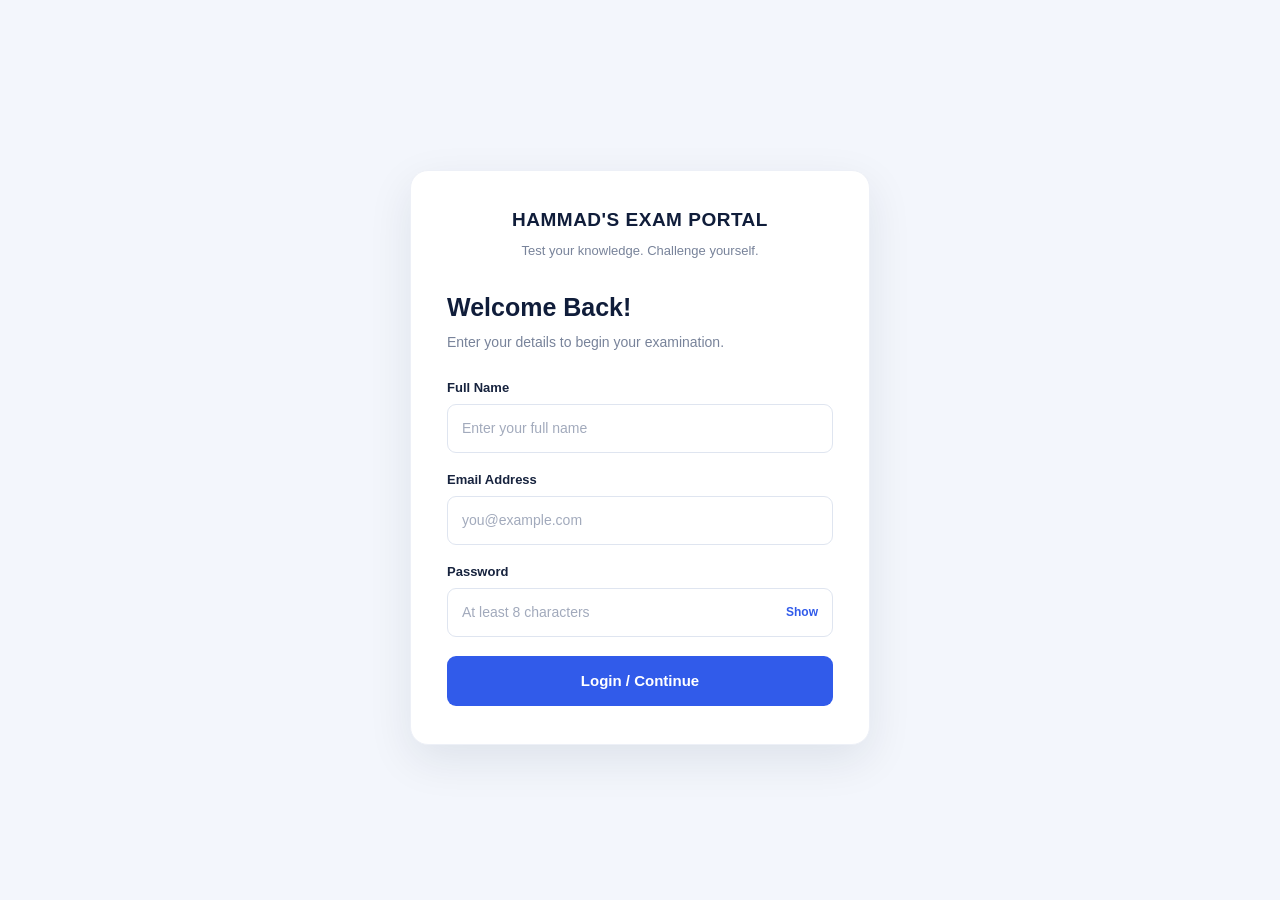
<file: index.html>
<!DOCTYPE html>
<html lang="en">
<head>
    <meta charset="UTF-8">
    <meta name="viewport" content="width=device-width, initial-scale=1.0">
    <title>CBT Exam Portal | Login</title>
    <link rel="stylesheet" href="stylesheets/index.css">
    <script src="javascript/index.js" defer></script>
</head>
<body>
    <main class="login-container">
        <section class="login-card">
            <div class="logo">
                <h1>HAMMAD'S EXAM PORTAL</h1>
            </div>

            <p class="subtitle">
                Test your knowledge. Challenge yourself.
            </p>

            <div class="welcome">
                <h2>Welcome Back!</h2>
                <p>Enter your details to begin your examination.</p>
            </div>

            <form id="loginForm" novalidate onsubmit="login(event)">
                <div class="form-group">
                    <label for="fullName">Full Name</label>
                    <input type="text" id="fullName" name="fullName" placeholder="Enter your full name"                     autocomplete="name" required>
                    <small class="error" id="nameError"></small>
                </div>

                <div class="form-group">
                    <label for="email">Email Address</label>
                    <input type="email" id="email" name="email" placeholder="you@example.com" autocomplete="email" required>
                    <small class="error" id="emailError"></small>
                </div>

                <div class="form-group">
                    <label for="password">Password</label>

                    <div class="password-wrapper">
                        <input type="password" id="password" name="password" placeholder="At least 8 characters"                         autocomplete="current-password"minlength="8"required>

                        <button type="button" id="togglePassword" class="toggle-password"onclick="togglePasswordVisibility()"
                        >Show</button>
                    </div>

                    <small class="error" id="passwordError"></small>
                </div>

                <p id="formMessage" class="form-message" role="alert"></p>

                <button type="submit" class="login-button">
                    Login / Continue
                </button>
            </form>
        </section>
    </main>
</body>
</html>
</file>
<file: stylesheets/index.css>
* {
    margin: 0;
    padding: 0;
    box-sizing: border-box;
}

body {
    font-family: Arial, Helvetica, sans-serif;
    background-color: rgb(243, 246, 252);
    color: rgb(23, 35, 62);
    min-height: 100vh;
}

.login-container {
    min-height: 100vh;
    display: flex;
    flex-direction: column;
    justify-content: center;
    align-items: center;
    padding: 35px 18px 20px;
}


.login-card {
    background-color: rgb(255, 255, 255);
    width: 100%;
    max-width: 460px;
    padding: 38px 36px;
    border-radius: 18px;
    box-shadow: 0 15px 45px rgba(16, 29, 58, 0.09);
    border: 1px solid rgb(237, 240, 247);
}


.logo {
    display: flex;
    align-items: center;
    justify-content: center;
    gap: 12px;
}

.logo-icon {
    width: 43px;
    height: 43px;
    background-color: rgb(49, 91, 234);
    color: rgb(255, 255, 255);
    border-radius: 12px;
    display: flex;
    justify-content: center;
    align-items: center;
    font-size: 24px;
    font-weight: bold;
}

.logo h1 {
    font-size: 19px;
    letter-spacing: 0.5px;
    color: rgb(16, 29, 58);
}

.subtitle {
    text-align: center;
    color: rgb(120, 131, 154);
    font-size: 13px;
    margin-top: 12px;
}



.welcome {
    margin: 35px 0 26px;
}

.welcome h2 {
    font-size: 25px;
    color: rgb(16, 29, 58);
    margin-bottom: 9px;
}

.welcome p {
    color: rgb(120, 131, 154);
    font-size: 14px;
    line-height: 1.6;
}


.form-group {
    margin-bottom: 19px;
}

.form-group label {
    display: block;
    font-size: 13px;
    font-weight: 600;
    margin-bottom: 9px;
    color: rgb(23, 35, 62);
}

.form-group input {
    width: 100%;
    height: 49px;
    padding: 0 14px;
    border: 1px solid rgb(223, 229, 240);
    border-radius: 9px;
    outline: none;
    font-size: 14px;
    color: rgb(23, 35, 62);
    background-color: rgb(255, 255, 255);
    transition: border-color 0.2s, box-shadow 0.2s;
}

.form-group input::placeholder {
    color: rgb(162, 170, 188);
}

.form-group input:focus {
    border-color: rgb(49, 91, 234);
    box-shadow: 0 0 0 3px rgba(49, 91, 234, 0.10);
}

.form-group input.invalid {
    border-color: rgb(217, 48, 69);
}




.password-wrapper {
    position: relative;
}

.password-wrapper input {
    padding-right: 65px;
}

.toggle-password {
    position: absolute;
    top: 50%;
    right: 13px;
    transform: translateY(-50%);
    background-color: transparent;
    border: none;
    color: rgb(49, 91, 234);
    font-weight: 600;
    font-size: 12px;
    cursor: pointer;
    padding: 6px 2px;
}

.toggle-password:hover {
    color: rgb(36, 72, 200);
}

.error {
    display: block;
    color: rgb(217, 48, 69);
    font-size: 12px;
    margin-top: 6px;
    line-height: 1.4;
}

.form-message {
    font-size: 13px;
    color: rgb(217, 48, 69);
    margin: 0 0 12px;
    line-height: 1.5;
}


.login-button {
    width: 100%;
    min-height: 50px;
    background-color: rgb(49, 91, 234);
    color: rgb(255, 255, 255);
    border: none;
    border-radius: 9px;
    font-size: 15px;
    font-weight: 600;
    cursor: pointer;
    display: flex;
    align-items: center;
    justify-content: center;
    gap: 10px;
    transition: background-color 0.2s, transform 0.2s;
}

.login-button:hover {
    background-color: rgb(36, 72, 200);
    transform: translateY(-1px);
}

#authModeBtn {
    display: block;
    width: 100%;
    margin-top: 12px;
    padding: 12px;
    background-color: transparent;
    color: rgb(37, 99, 235);
    border: 1px solid rgb(37, 99, 235);
    border-radius: 8px;
    font-size: 14px;
    cursor: pointer;
}

#authModeBtn:hover {
    background-color: rgb(37, 99, 235);
    color: rgb(255, 255, 255);
}

#submitBtn:disabled {
    opacity: 0.6;
    cursor: not-allowed;
}

#formMessage {
    margin-top: 10px;
    font-size: 14px;
}




/* responsiveness */

@media (max-width: 480px) {
    .login-container {
        padding: 24px 14px;
    }

    .login-card {
        padding: 30px 22px;
    }

    .logo {
        gap: 9px;
    }

    .logo h1 {
        font-size: 16px;
    }

    .logo-icon {
        width: 38px;
        height: 38px;
    }

    .welcome h2 {
        font-size: 23px;
    }

    .login-footer {
        gap: 8px;
    }

    .login-footer p {
        font-size: 10px;
    }
}
</file>
<file: stylesheets/correction.css>
* {
    margin: 0;
    padding: 0;
    box-sizing: border-box;
}

body {
    font-family: Arial, sans-serif;
    background: rgb(243, 246, 252);
    color: rgb(23, 35, 62);
    padding: 25px 15px;
}

.correction-container {
    max-width: 850px;
    margin: 0 auto;
}

.correction-header {
    text-align: center;
    margin-bottom: 25px;
}

.correction-header h1 {
    font-size: 25px;
    color: rgb(49, 91, 234);
    margin-bottom: 8px;
}

.correction-header p {
    color: rgb(100, 112, 135);
}

.correction-card {
    background: white;
    padding: 30px;
    border-radius: 14px;
    box-shadow: 0 8px 25px rgba(16, 29, 58, 0.08);
}

.correction-card h2 {
    font-size: 24px;
    margin-bottom: 10px;
}

#studentName {
    color: rgb(100, 112, 135);
    margin-bottom: 25px;
}

.correction-question {
    padding: 20px 0;
    border-bottom: 1px solid rgb(225, 230, 240);
}

.correction-question h3 {
    font-size: 16px;
    line-height: 1.6;
    margin-bottom: 12px;
}

.correction-question p {
    font-size: 15px;
    line-height: 1.6;
    margin-top: 8px;
}

.correct-answer {
    color: rgb(22, 135, 79);
    font-weight: bold;
}

.your-answer {
    color: rgb(190, 55, 55);
}

.correction-buttons {
    display: flex;
    gap: 12px;
    margin-top: 25px;
    flex-wrap: wrap;
}

.correction-buttons button {
    border: none;
    border-radius: 7px;
    padding: 12px 18px;
    background: rgb(49, 91, 234);
    color: white;
    font-size: 14px;
    cursor: pointer;
}

.correction-buttons button:hover {
    background: rgb(36, 72, 200);
}


/* responsiveness */
@media (max-width: 500px) {
    .correction-card {
        padding: 20px 16px;
    }

    .correction-header h1 {
        font-size: 21px;
    }

    .correction-buttons {
        flex-direction: column;
    }

    .correction-buttons button {
        width: 100%;
    }
}
</file>
<file: stylesheets/exam.css>
* {
    margin: 0;
    padding: 0;
    box-sizing: border-box;
}

body {
    font-family: Arial, Helvetica, sans-serif;
    background-color: rgb(243, 246, 252);
    color: rgb(23, 35, 62);
    min-height: 100vh;
}


.exam-container {
    min-height: 100vh;
    padding: 30px 20px;
    display: flex;
    flex-direction: column;
    align-items: center;
}



.exam-header {
    width: 100%;
    max-width: 850px;
    display: flex;
    justify-content: space-between;
    align-items: center;
    margin-bottom: 35px;
    gap: 15px;
}

.exam-logo {
    display: flex;
    align-items: center;
    gap: 10px;
}

.logo-icon {
    width: 40px;
    height: 40px;
    background-color: rgb(49, 91, 234);
    color: rgb(255, 255, 255);
    border-radius: 10px;
    display: flex;
    align-items: center;
    justify-content: center;
    font-size: 22px;
    font-weight: bold;
}

.exam-logo h1 {
    font-size: 18px;
    color: rgb(16, 29, 58);
}

#studentName {
    color: rgb(120, 131, 154);
    font-size: 13px;
}

.exam-card {
    width: 100%;
    max-width: 850px;
    background-color: rgb(255, 255, 255);
    padding: 35px;
    border: 1px solid rgb(237, 240, 247);
    border-radius: 16px;
    box-shadow: 0 15px 45px rgba(16, 29, 58, 0.07);
}


.exam-heading {
    display: flex;
    justify-content: space-between;
    align-items: center;
    gap: 20px;
    padding-bottom: 25px;
    border-bottom: 1px solid rgb(223, 229, 240);
}

.exam-label {
    color: rgb(49, 91, 234);
    font-size: 11px;
    font-weight: bold;
    letter-spacing: 1.2px;
    margin-bottom: 8px;
}

.exam-heading h2 {
    color: rgb(16, 29, 58);
    font-size: 26px;
}

.exam-total {
    text-align: right;
    display: flex;
    flex-direction: column;
    gap: 7px;
}

#questionNumber {
    color: rgb(23, 35, 62);
    font-size: 14px;
    font-weight: bold;
}

.exam-total small {
    color: rgb(120, 131, 154);
    font-size: 12px;
}



.question-section {
    padding: 30px 0;
}

.question-section h3 {
    color: rgb(23, 35, 62);
    font-size: 19px;
    line-height: 1.7;
    margin-bottom: 25px;
}



.options-container {
    display: flex;
    flex-direction: column;
    gap: 13px;
}

.option {
    display: flex;
    align-items: center;
    gap: 13px;
    padding: 16px;
    border: 1px solid rgb(223, 229, 240);
    border-radius: 10px;
    background-color: rgb(255, 255, 255);
    cursor: pointer;
    transition: background-color 0.2s, border-color 0.2s;
}

.option:hover {
    background-color: rgb(246, 248, 255);
    border-color: rgb(49, 91, 234);
}

.option input {
    width: 17px;
    height: 17px;
    accent-color: rgb(49, 91, 234);
    cursor: pointer;
    flex-shrink: 0;
}

.option span {
    color: rgb(23, 35, 62);
    font-size: 14px;
    line-height: 1.5;
}

.option:has(input:checked) {
    background-color: rgb(239, 243, 255);
    border-color: rgb(49, 91, 234);
}

6
.exam-message {
    min-height: 20px;
    margin-bottom: 10px;
    color: rgb(217, 48, 69);
    font-size: 13px;
}


.exam-navigation {
    display: flex;
    justify-content: space-between;
    align-items: center;
    gap: 12px;
    padding-top: 20px;
    border-top: 1px solid rgb(223, 229, 240);
}

.exam-navigation button {
    min-height: 46px;
    padding: 0 22px;
    border-radius: 9px;
    font-size: 14px;
    font-weight: 600;
    cursor: pointer;
    transition: background-color 0.2s, transform 0.2s;
}

.previous-btn {
    background-color: rgb(255, 255, 255);
    color: rgb(49, 91, 234);
    border: 1px solid rgb(49, 91, 234);
}

.previous-btn:hover {
    background-color: rgb(239, 243, 255);
}

.next-btn {
    margin-left: auto;
    background-color: rgb(49, 91, 234);
    color: rgb(255, 255, 255);
    border: 1px solid rgb(49, 91, 234);
}

.next-btn:hover {
    background-color: rgb(36, 72, 200);
}

.end-btn {
    margin-left: auto;
    background-color: rgb(217, 48, 69);
    color: rgb(255, 255, 255);
    border: 1px solid rgb(217, 48, 69);
}

.end-btn:hover {
    background-color: rgb(181, 35, 53);
}

.exam-navigation button:hover {
    transform: translateY(-1px);
}

.exam-navigation button:focus-visible {
    outline: 3px solid rgba(49, 91, 234, 0.25);
    outline-offset: 3px;
}

.exam-navigation button:disabled {
    background-color: rgb(238, 240, 245);
    color: rgb(162, 170, 188);
    border-color: rgb(223, 229, 240);
    cursor: not-allowed;
    transform: none;
}

/* Respect the hidden attribute on the End Exam button. */
.exam-navigation button[hidden] {
    display: none;
}



.exam-footer {
    width: 100%;
    max-width: 850px;
    margin-top: 22px;
    text-align: center;
}

.exam-footer p {
    color: rgb(120, 131, 154);
    font-size: 12px;
    line-height: 1.6;
}



@media (max-width: 600px) {
    .exam-container {
        padding: 22px 14px;
    }

    .exam-header {
        align-items: flex-start;
        flex-direction: column;
        margin-bottom: 24px;
    }

    .exam-logo h1 {
        font-size: 16px;
    }

    .exam-card {
        padding: 24px 18px;
    }

    .exam-heading {
        align-items: flex-start;
        flex-direction: column;
        gap: 15px;
    }

    .exam-heading h2 {
        font-size: 23px;
    }

    .exam-total {
        text-align: left;
    }

    .question-section {
        padding: 24px 0;
    }

    .question-section h3 {
        font-size: 17px;
    }

    .option {
        padding: 14px 12px;
    }

    .exam-navigation button {
        padding: 0 14px;
        font-size: 13px;
    }
}
</file>
<file: stylesheets/results.css>
* {
    margin: 0;
    padding: 0;
    box-sizing: border-box;
}

body {
    font-family: Arial, sans-serif;
    background: rgb(243, 246, 252);
    color: rgb(23, 35, 62);
    min-height: 100vh;
    padding: 25px 15px;
}

.results-container {
    max-width: 650px;
    margin: 0 auto;
}

.results-card {
    background: white;
    padding: 35px;
    border-radius: 15px;
    box-shadow: 0 8px 25px rgba(16, 29, 58, 0.08);
    text-align: center;
}

.results-header {
    margin-bottom: 25px;
}

.results-header h1 {
    font-size: 24px;
    color: rgb(49, 91, 234);
    margin-bottom: 8px;
}

.results-header p {
    color: rgb(100, 112, 135);
}

.results-icon {
    width: 65px;
    height: 65px;
    margin: 0 auto 18px;
    border-radius: 50%;
    background: rgb(224, 245, 234);
    color: rgb(22, 135, 79);
    display: flex;
    align-items: center;
    justify-content: center;
    font-size: 35px;
    font-weight: bold;
}

.results-card > h2 {
    font-size: 27px;
    margin-bottom: 10px;
}

.results-message {
    color: rgb(100, 112, 135);
    line-height: 1.6;
    margin-bottom: 25px;
}

.student-details {
    padding: 15px;
    background: rgb(247, 249, 253);
    border-radius: 8px;
    margin-bottom: 20px;
    overflow-wrap: anywhere;
}

.score-box {
    padding: 25px 15px;
    background: rgb(239, 243, 255);
    border-radius: 12px;
    margin-bottom: 20px;
}

.score-box > p:first-child {
    color: rgb(76, 91, 125);
    margin-bottom: 10px;
}

.score-box h2 {
    font-size: 43px;
    color: rgb(49, 91, 234);
    margin-bottom: 8px;
}

.total-score {
    font-size: 23px;
    color: rgb(100, 112, 135);
}

#percentage {
    font-size: 17px;
    font-weight: bold;
    color: rgb(49, 91, 234);
}

.result-details {
    display: flex;
    gap: 15px;
    margin-bottom: 25px;
}

.result-item {
    flex: 1;
    padding: 18px 10px;
    border: 1px solid rgb(225, 230, 240);
    border-radius: 9px;
}

.result-item span {
    display: block;
    color: rgb(100, 112, 135);
    font-size: 14px;
    margin-bottom: 10px;
}

.result-item strong {
    font-size: 22px;
}

.result-buttons {
    display: flex;
    flex-direction: column;
    gap: 12px;
}

.result-buttons button {
    width: 100%;
    padding: 14px;
    border: none;
    border-radius: 7px;
    background: rgb(49, 91, 234);
    color: white;
    font-size: 15px;
    font-weight: bold;
    cursor: pointer;
}

.result-buttons button:hover {
    background: rgb(36, 72, 200);
}

.result-buttons .restart-button {
    background: white;
    color: rgb(49, 91, 234);
    border: 1px solid rgb(49, 91, 234);
}

.result-buttons .restart-button:hover {
    background: rgb(239, 243, 255);
}

.results-footer {
    text-align: center;
    color: rgb(100, 112, 135);
    font-size: 13px;
    margin-top: 22px;
}

/* responsiveness */
@media (max-width: 480px) {
    .results-card {
        padding: 25px 18px;
    }

    .results-header h1 {
        font-size: 20px;
    }

    .results-card > h2 {
        font-size: 23px;
    }

    .score-box h2 {
        font-size: 36px;
    }

    .result-details {
        gap: 10px;
    }

    .result-item {
        padding: 15px 5px;
    }

    .result-item strong {
        font-size: 19px;
    }
}
</file>
